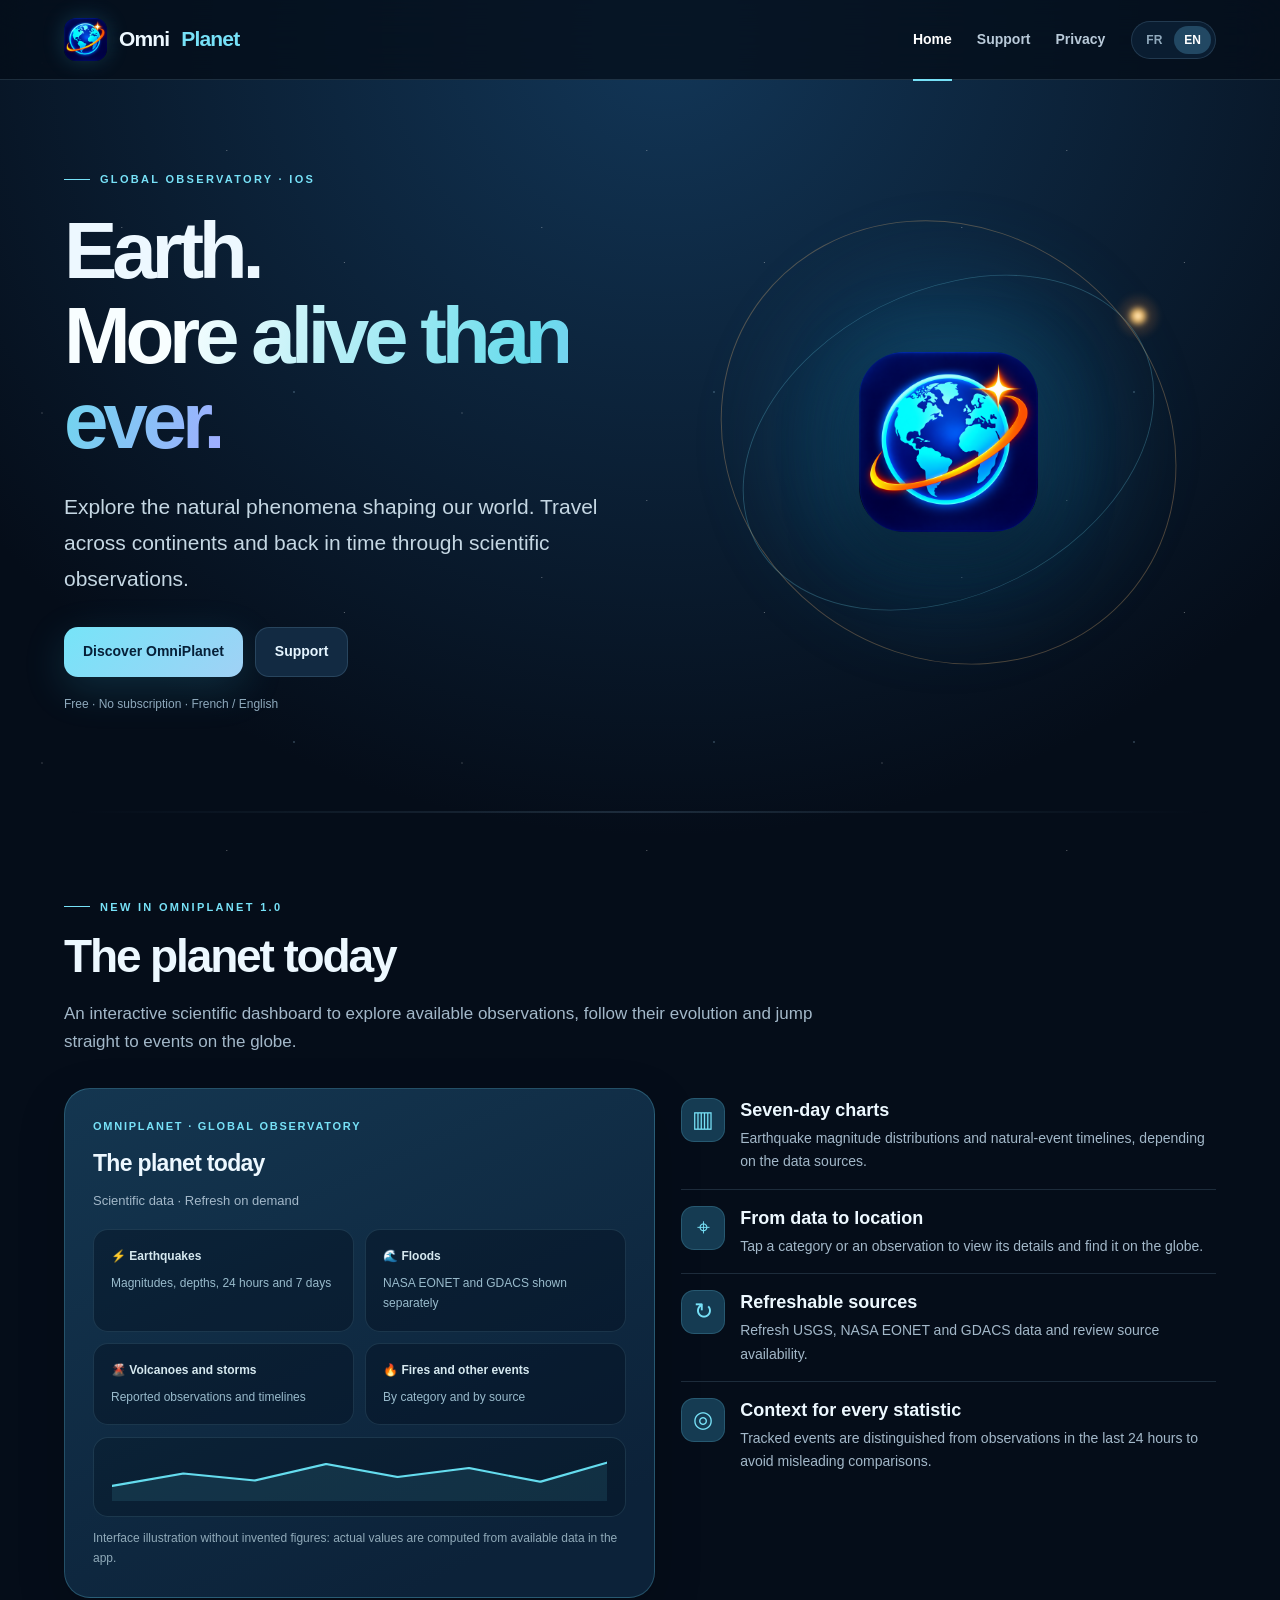
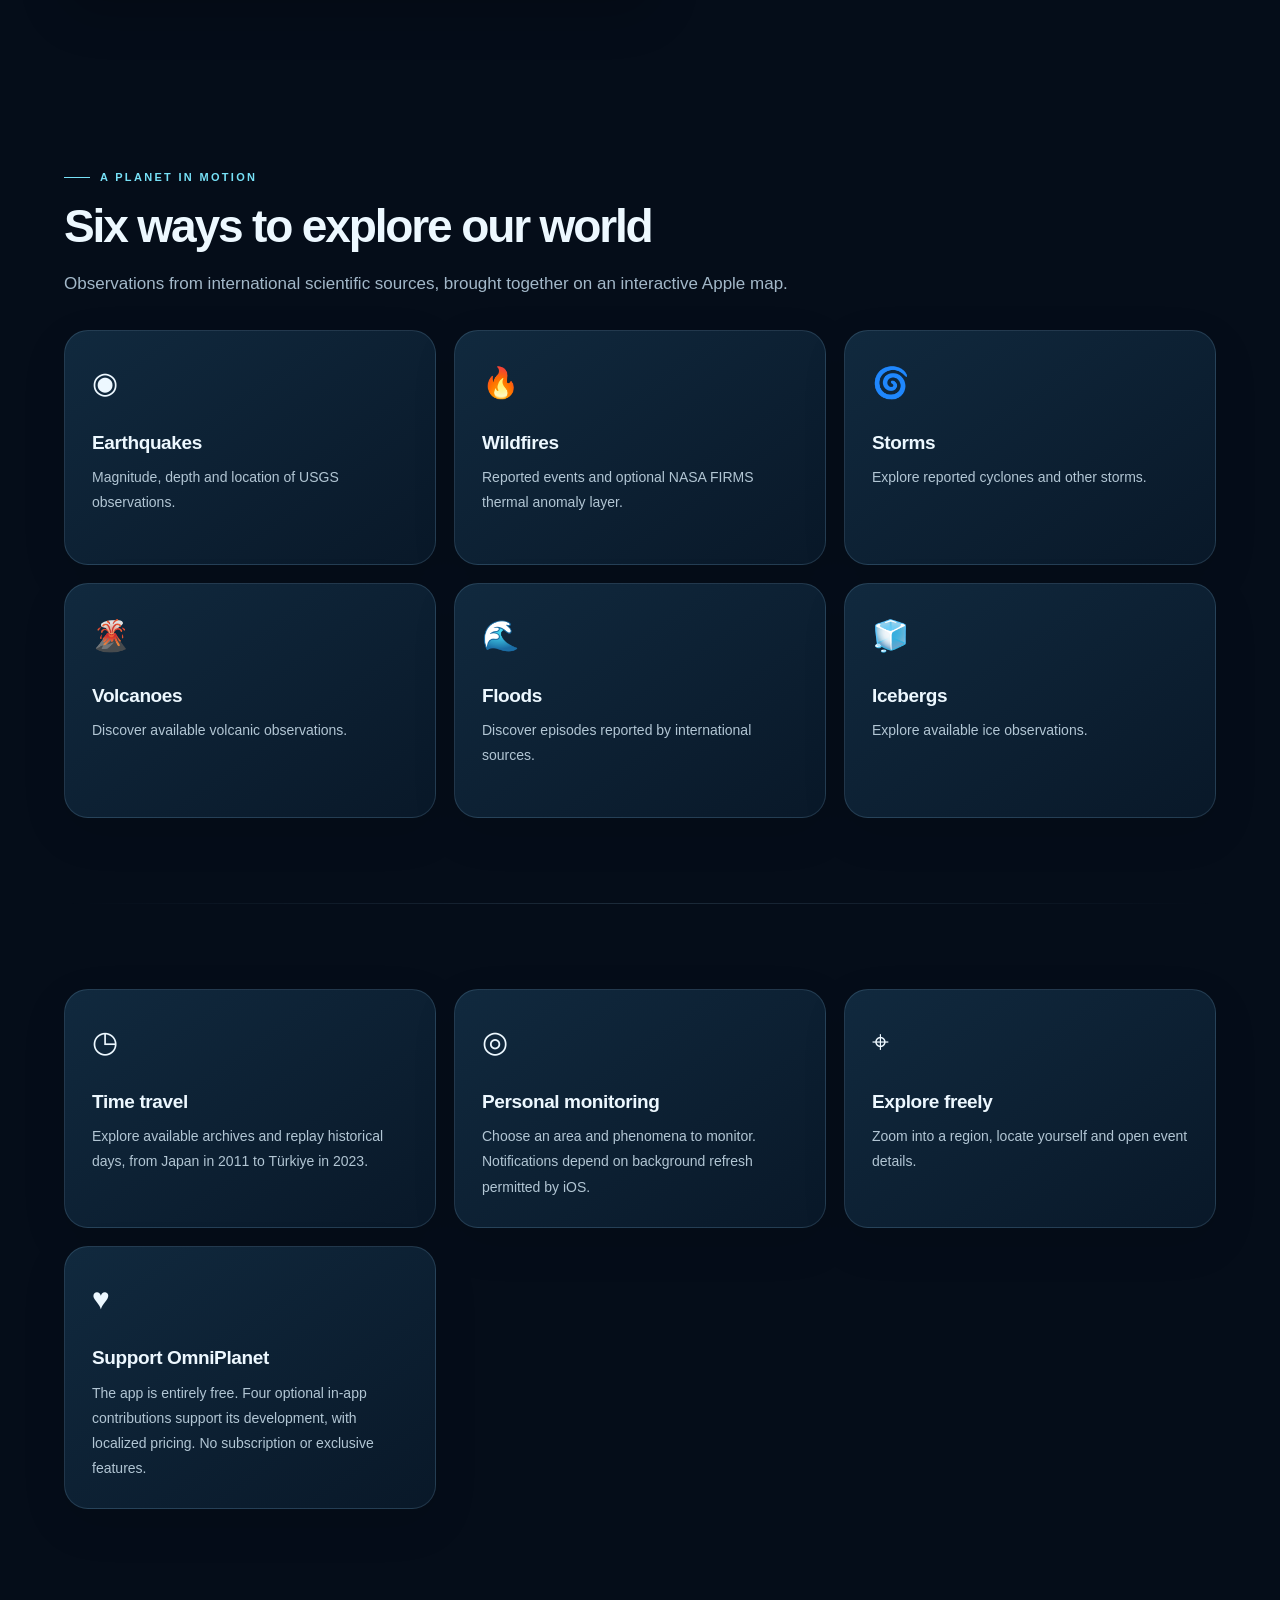
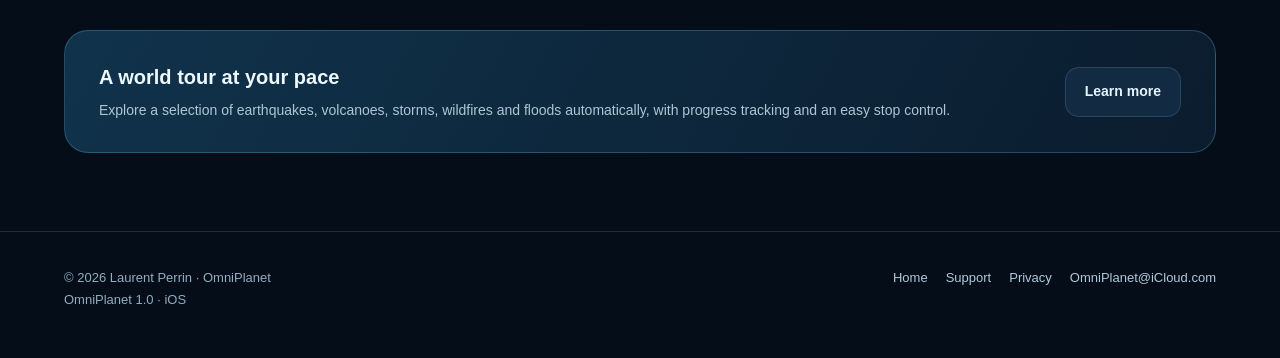
<file: index.html>
<!doctype html>
<html data-lang="fr" lang="fr"><head><meta charset="utf-8"/><meta content="width=device-width, initial-scale=1" name="viewport"/><meta content="OmniPlanet — Explore our living planet. Observatoire mondial des phénomènes naturels." name="description"/><meta content="#050d19" name="theme-color"/><title>Accueil | OmniPlanet</title><link href="assets/omniplanet-icon.png" rel="icon"/><link href="assets/style.css" rel="stylesheet"/><script defer="" src="assets/site.js"></script></head><body data-title-en="Home | OmniPlanet" data-title-fr="Accueil | OmniPlanet"><div aria-hidden="true" class="starfield"></div><a class="skip" href="#main"><span class="fr" lang="fr">Aller au contenu</span><span class="en" lang="en">Skip to content</span></a><header class="site-header"><div class="shell bar"><a class="brand" href="index.html"><img alt="" src="assets/omniplanet-icon.png"/>Omni<b>Planet</b></a><nav aria-label="Navigation"><a aria-current="page" href="index.html"><span class="fr" lang="fr">Accueil</span><span class="en" lang="en">Home</span></a><a href="support.html"><span class="fr" lang="fr">Assistance</span><span class="en" lang="en">Support</span></a><a href="confidentialite.html"><span class="fr" lang="fr">Confidentialité</span><span class="en" lang="en">Privacy</span></a></nav><div class="lang-switch"><button aria-label="Français" aria-pressed="true" data-language="fr" type="button">FR</button><button aria-label="English" aria-pressed="false" data-language="en" type="button">EN</button></div></div></header><main class="shell" id="main"><section class="hero"><div><div class="eyebrow"><span class="fr" lang="fr">Observatoire mondial · iOS</span><span class="en" lang="en">Global observatory · iOS</span></div><h1><span class="fr" lang="fr">La Terre.<br/><em>Plus vivante que jamais.</em></span><span class="en" lang="en">Earth.<br/><em>More alive than ever.</em></span></h1><p class="lead"><span class="fr" lang="fr">Explorez les phénomènes naturels qui façonnent notre monde. Voyagez à travers les continents et remontez le temps, au fil des observations scientifiques.</span><span class="en" lang="en">Explore the natural phenomena shaping our world. Travel across continents and back in time through scientific observations.</span></p><div class="actions"><a class="btn" href="#explorer"><span class="fr" lang="fr">Découvrir OmniPlanet</span><span class="en" lang="en">Discover OmniPlanet</span></a><a class="btn secondary" href="support.html"><span class="fr" lang="fr">Assistance</span><span class="en" lang="en">Support</span></a></div><div class="tiny-meta"><span class="fr" lang="fr">Gratuite · Sans abonnement · Français / English</span><span class="en" lang="en">Free · No subscription · French / English</span></div></div><div class="hero-art"><div class="orbital"><img alt="OmniPlanet" src="assets/omniplanet-icon.png"/></div><div class="halo"></div></div></section><div class="divider"></div><div class="divider"></div>
<section aria-labelledby="dashboard-title" class="section" id="aujourdhui">
<div class="section-head"><div class="eyebrow"><span class="fr" lang="fr">Nouveauté OmniPlanet 1.0</span><span class="en" lang="en">New in OmniPlanet 1.0</span></div>
<h2 id="dashboard-title"><span class="fr" lang="fr">La planète aujourd’hui</span><span class="en" lang="en">The planet today</span></h2>
<p><span class="fr" lang="fr">Un tableau de bord scientifique interactif pour explorer les observations disponibles, comprendre leur évolution et rejoindre les événements sur le globe.</span><span class="en" lang="en">An interactive scientific dashboard to explore available observations, follow their evolution and jump straight to events on the globe.</span></p></div>
<div class="dashboard-showcase">
<div aria-label="Présentation du tableau de bord OmniPlanet" class="dashboard-preview">
<div class="topline">OMNIPLANET · GLOBAL OBSERVATORY</div>
<h3><span class="fr" lang="fr">La planète aujourd’hui</span><span class="en" lang="en">The planet today</span></h3>
<p class="subtle"><span class="fr" lang="fr">Données scientifiques · Mises à jour à la demande</span><span class="en" lang="en">Scientific data · Refresh on demand</span></p>
<div class="dashboard-metrics">
<div class="dashboard-metric"><span class="metric-title">⚡ <span class="fr" lang="fr">Séismes</span><span class="en" lang="en">Earthquakes</span></span><span class="metric-unit"><span class="fr" lang="fr">Magnitudes, profondeurs, 24 h et 7 jours</span><span class="en" lang="en">Magnitudes, depths, 24 hours and 7 days</span></span></div>
<div class="dashboard-metric"><span class="metric-title">🌊 <span class="fr" lang="fr">Inondations</span><span class="en" lang="en">Floods</span></span><span class="metric-unit"><span class="fr" lang="fr">NASA EONET et GDACS différenciés</span><span class="en" lang="en">NASA EONET and GDACS shown separately</span></span></div>
<div class="dashboard-metric"><span class="metric-title">🌋 <span class="fr" lang="fr">Volcans et tempêtes</span><span class="en" lang="en">Volcanoes and storms</span></span><span class="metric-unit"><span class="fr" lang="fr">Observations répertoriées et chronologies</span><span class="en" lang="en">Reported observations and timelines</span></span></div>
<div class="dashboard-metric"><span class="metric-title">🔥 <span class="fr" lang="fr">Feux et autres phénomènes</span><span class="en" lang="en">Fires and other events</span></span><span class="metric-unit"><span class="fr" lang="fr">Par catégories et par sources</span><span class="en" lang="en">By category and by source</span></span></div>
</div>
<div aria-hidden="true" class="dashboard-spark"><svg preserveaspectratio="none" viewbox="0 0 430 70"><path d="M0 48 L62 30 L124 40 L186 16 L248 35 L310 22 L372 42 L430 14" fill="none" stroke="#65dcee" stroke-linecap="round" stroke-linejoin="round" stroke-width="3"></path><path d="M0 48 L62 30 L124 40 L186 16 L248 35 L310 22 L372 42 L430 14 L430 70 L0 70Z" fill="rgba(101,220,238,.1)"></path></svg></div>
<div class="dashboard-caption"><span class="fr" lang="fr">Illustration de l’interface, sans chiffres fictifs : les valeurs apparaissent dans l’application à partir des données disponibles.</span><span class="en" lang="en">Interface illustration without invented figures: actual values are computed from available data in the app.</span></div>
</div>
<div class="feature-points">
<div class="feature-point"><span aria-hidden="true" class="point-symbol">▥</span><div><h3><span class="fr" lang="fr">Graphiques sur sept jours</span><span class="en" lang="en">Seven-day charts</span></h3><p><span class="fr" lang="fr">Répartition des séismes par magnitude et chronologies des observations naturelles selon les sources.</span><span class="en" lang="en">Earthquake magnitude distributions and natural-event timelines, depending on the data sources.</span></p></div></div>
<div class="feature-point"><span aria-hidden="true" class="point-symbol">⌖</span><div><h3><span class="fr" lang="fr">Du chiffre au lieu</span><span class="en" lang="en">From data to location</span></h3><p><span class="fr" lang="fr">Touchez une catégorie ou une observation pour accéder à sa fiche et retrouver sa position sur le globe.</span><span class="en" lang="en">Tap a category or an observation to view its details and find it on the globe.</span></p></div></div>
<div class="feature-point"><span aria-hidden="true" class="point-symbol">↻</span><div><h3><span class="fr" lang="fr">Sources actualisables</span><span class="en" lang="en">Refreshable sources</span></h3><p><span class="fr" lang="fr">Actualisez les données de l’USGS, de NASA EONET et de GDACS et consultez leur état de disponibilité.</span><span class="en" lang="en">Refresh USGS, NASA EONET and GDACS data and review source availability.</span></p></div></div>
<div class="feature-point"><span aria-hidden="true" class="point-symbol">◎</span><div><h3><span class="fr" lang="fr">Des chiffres contextualisés</span><span class="en" lang="en">Context for every statistic</span></h3><p><span class="fr" lang="fr">Les événements suivis et les observations des dernières 24 heures sont distingués pour éviter les interprétations trompeuses.</span><span class="en" lang="en">Tracked events are distinguished from observations in the last 24 hours to avoid misleading comparisons.</span></p></div></div>
</div>
</div></section><section class="section" id="explorer"><div class="section-head"><div class="eyebrow"><span class="fr" lang="fr">Une planète en mouvement</span><span class="en" lang="en">A planet in motion</span></div><h2><span class="fr" lang="fr">Six regards sur notre monde</span><span class="en" lang="en">Six ways to explore our world</span></h2><p><span class="fr" lang="fr">Des observations issues de sources scientifiques internationales, réunies sur une carte interactive Apple.</span><span class="en" lang="en">Observations from international scientific sources, brought together on an interactive Apple map.</span></p></div><div class="grid"><article class="feature"><span aria-hidden="true" class="icon">◉</span><h3><span class="fr" lang="fr">Séismes</span><span class="en" lang="en">Earthquakes</span></h3><p><span class="fr" lang="fr">Magnitude, profondeur et localisation des observations USGS.</span><span class="en" lang="en">Magnitude, depth and location of USGS observations.</span></p></article><article class="feature"><span aria-hidden="true" class="icon">🔥</span><h3><span class="fr" lang="fr">Feux de forêt</span><span class="en" lang="en">Wildfires</span></h3><p><span class="fr" lang="fr">Événements répertoriés et couche facultative NASA FIRMS pour les anomalies thermiques.</span><span class="en" lang="en">Reported events and optional NASA FIRMS thermal anomaly layer.</span></p></article><article class="feature"><span aria-hidden="true" class="icon">🌀</span><h3><span class="fr" lang="fr">Tempêtes</span><span class="en" lang="en">Storms</span></h3><p><span class="fr" lang="fr">Explorez les cyclones et autres tempêtes répertoriés.</span><span class="en" lang="en">Explore reported cyclones and other storms.</span></p></article><article class="feature"><span aria-hidden="true" class="icon">🌋</span><h3><span class="fr" lang="fr">Volcans</span><span class="en" lang="en">Volcanoes</span></h3><p><span class="fr" lang="fr">Retrouvez les observations volcaniques disponibles.</span><span class="en" lang="en">Discover available volcanic observations.</span></p></article><article class="feature"><span aria-hidden="true" class="icon">🌊</span><h3><span class="fr" lang="fr">Inondations</span><span class="en" lang="en">Floods</span></h3><p><span class="fr" lang="fr">Découvrez les épisodes signalés par les sources internationales.</span><span class="en" lang="en">Discover episodes reported by international sources.</span></p></article><article class="feature"><span aria-hidden="true" class="icon">🧊</span><h3><span class="fr" lang="fr">Icebergs</span><span class="en" lang="en">Icebergs</span></h3><p><span class="fr" lang="fr">Explorez les observations de glace disponibles.</span><span class="en" lang="en">Explore available ice observations.</span></p></article></div></section><div class="divider"></div><section class="section"><div class="grid"><article class="feature"><span aria-hidden="true" class="icon">◷</span><h3><span class="fr" lang="fr">Voyage dans le temps</span><span class="en" lang="en">Time travel</span></h3><p><span class="fr" lang="fr">Explorez les archives disponibles et rejouez des journées historiques, du Japon en 2011 à la Turquie en 2023.</span><span class="en" lang="en">Explore available archives and replay historical days, from Japan in 2011 to Türkiye in 2023.</span></p></article><article class="feature"><span aria-hidden="true" class="icon">◎</span><h3><span class="fr" lang="fr">Surveillance personnalisée</span><span class="en" lang="en">Personal monitoring</span></h3><p><span class="fr" lang="fr">Choisissez une zone et les phénomènes à surveiller. Les notifications dépendent des actualisations autorisées par iOS.</span><span class="en" lang="en">Choose an area and phenomena to monitor. Notifications depend on background refresh permitted by iOS.</span></p></article><article class="feature"><span aria-hidden="true" class="icon">⌖</span><h3><span class="fr" lang="fr">Explorez librement</span><span class="en" lang="en">Explore freely</span></h3><p><span class="fr" lang="fr">Zoomez sur une région, retrouvez votre position et consultez les fiches des événements.</span><span class="en" lang="en">Zoom into a region, locate yourself and open event details.</span></p></article><article class="feature"><span aria-hidden="true" class="icon">♥</span><h3><span class="fr" lang="fr">Soutenir OmniPlanet</span><span class="en" lang="en">Support OmniPlanet</span></h3><p><span class="fr" lang="fr">L’application est entièrement gratuite. Quatre contributions volontaires, de 0,99 € à 5,99 € en France, permettent de soutenir son développement. Aucun abonnement ni avantage exclusif.</span><span class="en" lang="en">The app is entirely free. Four optional in-app contributions support its development, with localized pricing. No subscription or exclusive features.</span></p></article></div></section><div class="ribbon"><div><b><span class="fr" lang="fr">Une visite du monde à votre rythme</span><span class="en" lang="en">A world tour at your pace</span></b><p><span class="fr" lang="fr">Parcourez automatiquement une sélection de séismes, volcans, tempêtes, incendies et inondations, avec une barre de progression et un bouton d’arrêt.</span><span class="en" lang="en">Explore a selection of earthquakes, volcanoes, storms, wildfires and floods automatically, with progress tracking and an easy stop control.</span></p></div><a class="btn secondary" href="support.html"><span class="fr" lang="fr">En savoir plus</span><span class="en" lang="en">Learn more</span></a></div></main><footer class="site-footer"><div class="shell footer-inner"><div>© 2026 Laurent Perrin · OmniPlanet<br/><span class="fr" lang="fr">OmniPlanet 1.0 · iOS</span><span class="en" lang="en">OmniPlanet 1.0 · iOS</span></div><div class="foot-links"><a class="" href="index.html"><span class="fr" lang="fr">Accueil</span><span class="en" lang="en">Home</span></a><a class="" href="support.html"><span class="fr" lang="fr">Assistance</span><span class="en" lang="en">Support</span></a><a class="" href="confidentialite.html"><span class="fr" lang="fr">Confidentialité</span><span class="en" lang="en">Privacy</span></a><a href="mailto:OmniPlanet@iCloud.com">OmniPlanet@iCloud.com</a></div></div></footer></body></html>
</file>
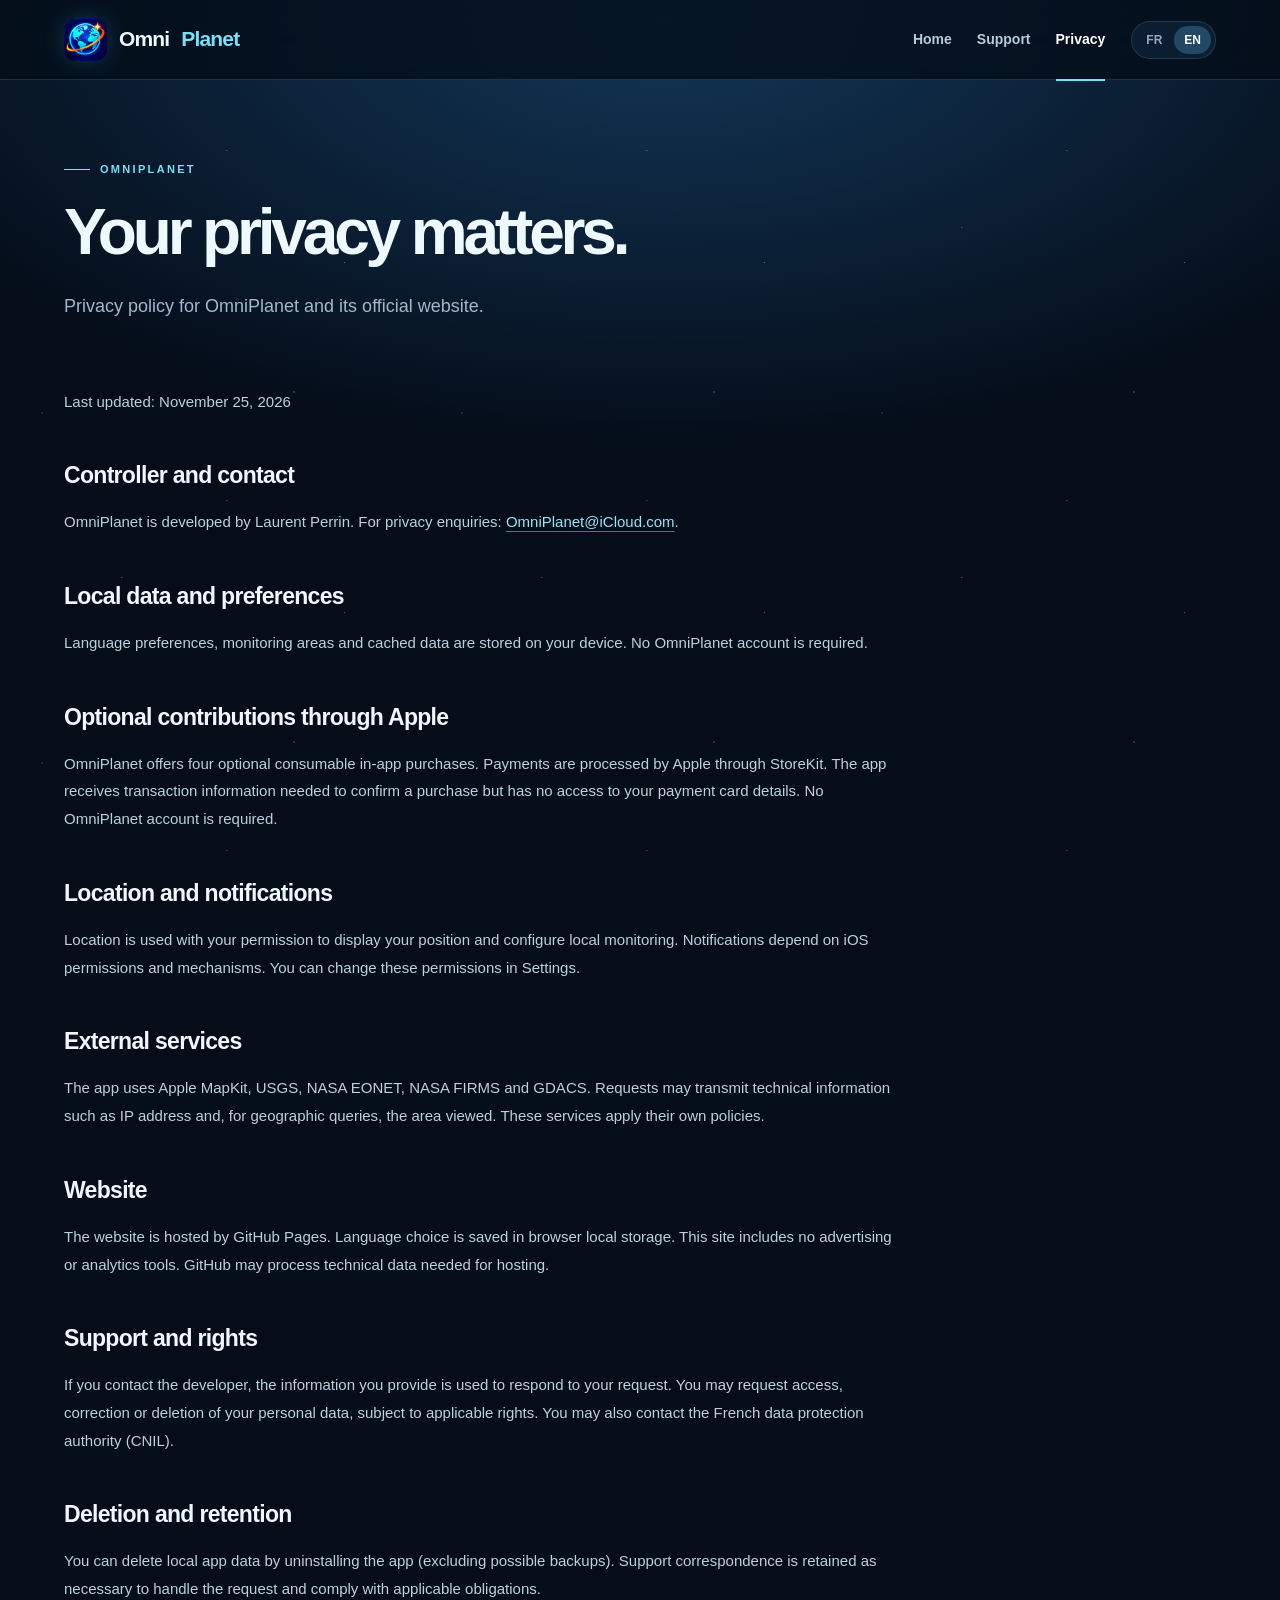
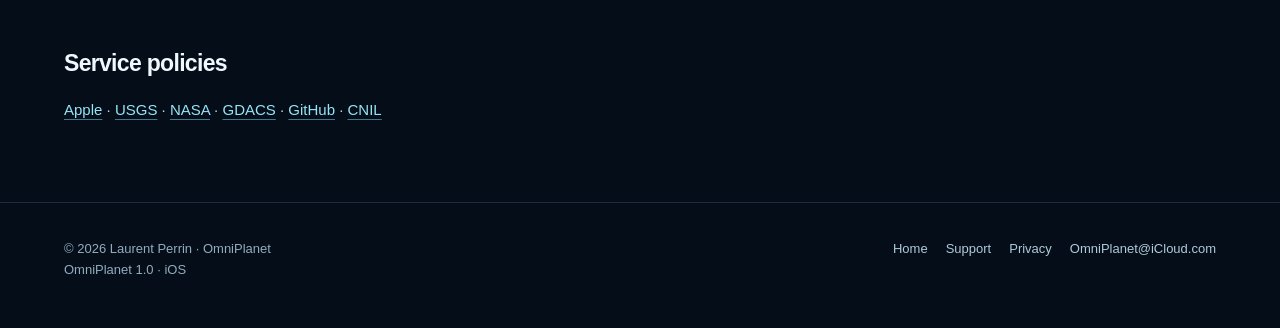
<file: confidentialite.html>
<!doctype html>
<html data-lang="fr" lang="fr"><head><meta charset="utf-8"/><meta content="width=device-width, initial-scale=1" name="viewport"/><meta content="OmniPlanet — Explore our living planet. Observatoire mondial des phénomènes naturels." name="description"/><meta content="#050d19" name="theme-color"/><title>Confidentialité | OmniPlanet</title><link href="assets/omniplanet-icon.png" rel="icon"/><link href="assets/style.css" rel="stylesheet"/><script defer="" src="assets/site.js"></script></head><body data-title-en="Privacy policy | OmniPlanet" data-title-fr="Confidentialité | OmniPlanet"><div aria-hidden="true" class="starfield"></div><a class="skip" href="#main"><span class="fr" lang="fr">Aller au contenu</span><span class="en" lang="en">Skip to content</span></a><header class="site-header"><div class="shell bar"><a class="brand" href="index.html"><img alt="" src="assets/omniplanet-icon.png"/>Omni<b>Planet</b></a><nav aria-label="Navigation"><a href="index.html"><span class="fr" lang="fr">Accueil</span><span class="en" lang="en">Home</span></a><a href="support.html"><span class="fr" lang="fr">Assistance</span><span class="en" lang="en">Support</span></a><a aria-current="page" href="confidentialite.html"><span class="fr" lang="fr">Confidentialité</span><span class="en" lang="en">Privacy</span></a></nav><div class="lang-switch"><button aria-label="Français" aria-pressed="true" data-language="fr" type="button">FR</button><button aria-label="English" aria-pressed="false" data-language="en" type="button">EN</button></div></div></header><main class="shell" id="main"><section class="page-hero"><div class="eyebrow">OmniPlanet</div><h1><span class="fr" lang="fr">Votre vie privée compte.</span><span class="en" lang="en">Your privacy matters.</span></h1><p><span class="fr" lang="fr">Politique de confidentialité d’OmniPlanet et de son site officiel.</span><span class="en" lang="en">Privacy policy for OmniPlanet and its official website.</span></p></section><article class="policy"><p class="last-updated"><span class="fr" lang="fr">Dernière mise à jour : 25 novembre 2026</span><span class="en" lang="en">Last updated: November 25, 2026</span></p><h2><span class="fr" lang="fr">Responsable et contact</span><span class="en" lang="en">Controller and contact</span></h2><p><span class="fr" lang="fr">OmniPlanet est développée par Laurent Perrin. Pour toute question relative aux données personnelles : <a href="mailto:OmniPlanet@iCloud.com">OmniPlanet@iCloud.com</a>.</span><span class="en" lang="en">OmniPlanet is developed by Laurent Perrin. For privacy enquiries: <a href="mailto:OmniPlanet@iCloud.com">OmniPlanet@iCloud.com</a>.</span></p><h2><span class="fr" lang="fr">Données et préférences locales</span><span class="en" lang="en">Local data and preferences</span></h2><p><span class="fr" lang="fr">Les préférences de langue, les zones de surveillance et les données mises en cache sont conservées sur votre appareil. Aucun compte OmniPlanet n’est requis.</span><span class="en" lang="en">Language preferences, monitoring areas and cached data are stored on your device. No OmniPlanet account is required.</span></p><h2><span class="fr" lang="fr">Contributions volontaires via Apple</span><span class="en" lang="en">Optional contributions through Apple</span></h2><p><span class="fr" lang="fr">OmniPlanet propose quatre contributions volontaires sous forme d’achats intégrés consommables. Les paiements sont traités par Apple via StoreKit. L’application reçoit les informations de transaction nécessaires pour confirmer l’achat, mais n’accède pas aux données de votre carte bancaire. Aucun compte OmniPlanet n’est requis pour contribuer.</span><span class="en" lang="en">OmniPlanet offers four optional consumable in-app purchases. Payments are processed by Apple through StoreKit. The app receives transaction information needed to confirm a purchase but has no access to your payment card details. No OmniPlanet account is required.</span></p><h2><span class="fr" lang="fr">Localisation et notifications</span><span class="en" lang="en">Location and notifications</span></h2><p><span class="fr" lang="fr">La localisation est utilisée avec votre autorisation pour afficher votre position et configurer une surveillance locale. Les notifications dépendent des autorisations et des mécanismes iOS. Vous pouvez modifier ces autorisations dans Réglages.</span><span class="en" lang="en">Location is used with your permission to display your position and configure local monitoring. Notifications depend on iOS permissions and mechanisms. You can change these permissions in Settings.</span></p><h2><span class="fr" lang="fr">Services externes</span><span class="en" lang="en">External services</span></h2><p><span class="fr" lang="fr">L’application utilise Apple MapKit, USGS, NASA EONET, NASA FIRMS et GDACS. Les requêtes peuvent transmettre des informations techniques telles que l’adresse IP et, pour les recherches géographiques, la zone consultée. Ces services appliquent leurs propres politiques.</span><span class="en" lang="en">The app uses Apple MapKit, USGS, NASA EONET, NASA FIRMS and GDACS. Requests may transmit technical information such as IP address and, for geographic queries, the area viewed. These services apply their own policies.</span></p><h2><span class="fr" lang="fr">Site web</span><span class="en" lang="en">Website</span></h2><p><span class="fr" lang="fr">Le site est hébergé par GitHub Pages. Le choix de langue est mémorisé dans le stockage local du navigateur. Ce site n’intègre aucun outil publicitaire ou de mesure d’audience. GitHub peut traiter des données techniques nécessaires à l’hébergement.</span><span class="en" lang="en">The website is hosted by GitHub Pages. Language choice is saved in browser local storage. This site includes no advertising or analytics tools. GitHub may process technical data needed for hosting.</span></p><h2><span class="fr" lang="fr">Assistance et droits</span><span class="en" lang="en">Support and rights</span></h2><p><span class="fr" lang="fr">Si vous contactez le développeur, les informations transmises servent à répondre à votre demande. Vous pouvez demander l’accès, la rectification ou l’effacement des données vous concernant, selon les droits applicables. Vous pouvez également saisir la CNIL.</span><span class="en" lang="en">If you contact the developer, the information you provide is used to respond to your request. You may request access, correction or deletion of your personal data, subject to applicable rights. You may also contact the French data protection authority (CNIL).</span></p><h2><span class="fr" lang="fr">Suppression et conservation</span><span class="en" lang="en">Deletion and retention</span></h2><p><span class="fr" lang="fr">Vous pouvez supprimer les données locales de l’application en la désinstallant (hors sauvegardes éventuelles). Les échanges d’assistance sont conservés le temps nécessaire au traitement de la demande et aux obligations applicables.</span><span class="en" lang="en">You can delete local app data by uninstalling the app (excluding possible backups). Support correspondence is retained as necessary to handle the request and comply with applicable obligations.</span></p><h2><span class="fr" lang="fr">Politiques des services</span><span class="en" lang="en">Service policies</span></h2><p><a href="https://www.apple.com/legal/privacy/">Apple</a> · <a href="https://www.usgs.gov/privacy-policy">USGS</a> · <a href="https://www.nasa.gov/privacy/">NASA</a> · <a href="https://www.gdacs.org/">GDACS</a> · <a href="https://docs.github.com/en/site-policy/privacy-policies/github-general-privacy-statement">GitHub</a> · <a href="https://www.cnil.fr/">CNIL</a></p></article></main><footer class="site-footer"><div class="shell footer-inner"><div>© 2026 Laurent Perrin · OmniPlanet<br/><span class="fr" lang="fr">OmniPlanet 1.0 · iOS</span><span class="en" lang="en">OmniPlanet 1.0 · iOS</span></div><div class="foot-links"><a class="" href="index.html"><span class="fr" lang="fr">Accueil</span><span class="en" lang="en">Home</span></a><a class="" href="support.html"><span class="fr" lang="fr">Assistance</span><span class="en" lang="en">Support</span></a><a class="" href="confidentialite.html"><span class="fr" lang="fr">Confidentialité</span><span class="en" lang="en">Privacy</span></a><a href="mailto:OmniPlanet@iCloud.com">OmniPlanet@iCloud.com</a></div></div></footer></body></html>
</file>
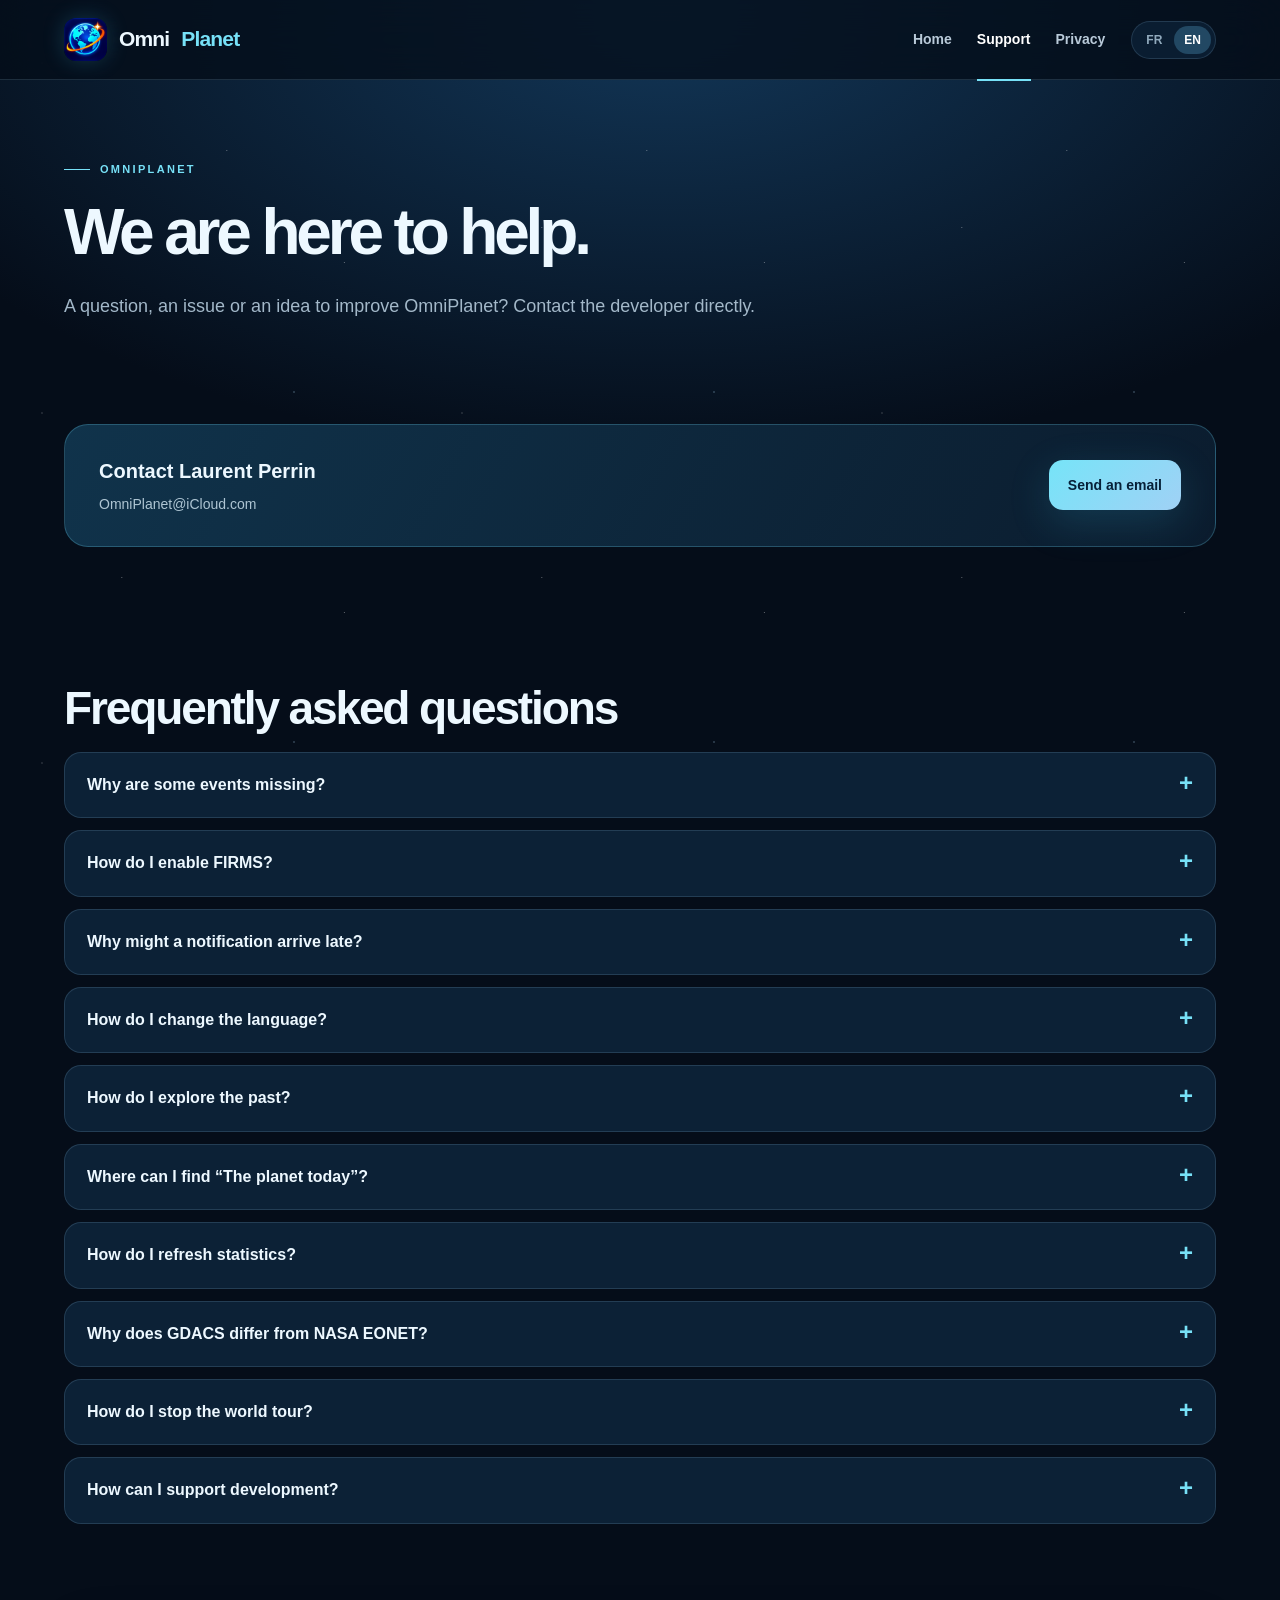
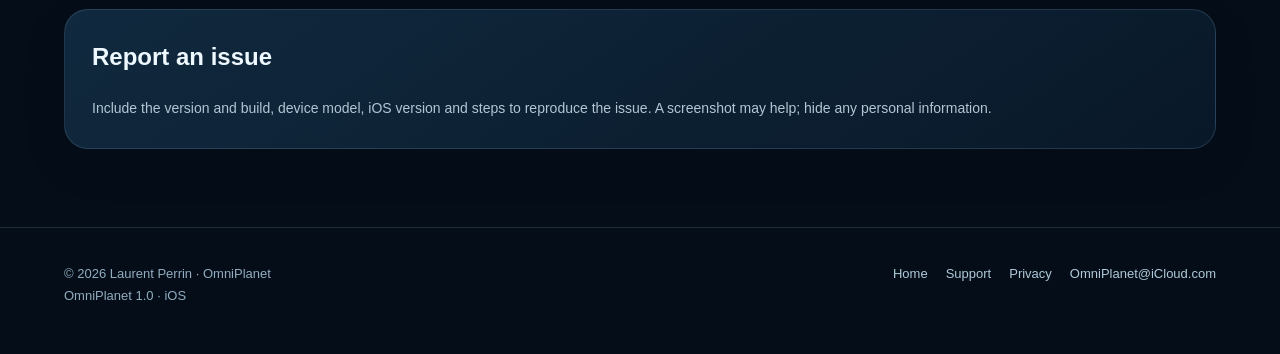
<file: support.html>
<!doctype html>
<html data-lang="fr" lang="fr"><head><meta charset="utf-8"/><meta content="width=device-width, initial-scale=1" name="viewport"/><meta content="OmniPlanet — Explore our living planet. Observatoire mondial des phénomènes naturels." name="description"/><meta content="#050d19" name="theme-color"/><title>Assistance | OmniPlanet</title><link href="assets/omniplanet-icon.png" rel="icon"/><link href="assets/style.css" rel="stylesheet"/><script defer="" src="assets/site.js"></script></head><body data-title-en="Support | OmniPlanet" data-title-fr="Assistance | OmniPlanet"><div aria-hidden="true" class="starfield"></div><a class="skip" href="#main"><span class="fr" lang="fr">Aller au contenu</span><span class="en" lang="en">Skip to content</span></a><header class="site-header"><div class="shell bar"><a class="brand" href="index.html"><img alt="" src="assets/omniplanet-icon.png"/>Omni<b>Planet</b></a><nav aria-label="Navigation"><a href="index.html"><span class="fr" lang="fr">Accueil</span><span class="en" lang="en">Home</span></a><a aria-current="page" href="support.html"><span class="fr" lang="fr">Assistance</span><span class="en" lang="en">Support</span></a><a href="confidentialite.html"><span class="fr" lang="fr">Confidentialité</span><span class="en" lang="en">Privacy</span></a></nav><div class="lang-switch"><button aria-label="Français" aria-pressed="true" data-language="fr" type="button">FR</button><button aria-label="English" aria-pressed="false" data-language="en" type="button">EN</button></div></div></header><main class="shell" id="main"><section class="page-hero"><div class="eyebrow">OmniPlanet</div><h1><span class="fr" lang="fr">Nous sommes à votre écoute.</span><span class="en" lang="en">We are here to help.</span></h1><p><span class="fr" lang="fr">Une question, une anomalie ou une idée pour améliorer OmniPlanet ? Contactez directement le développeur.</span><span class="en" lang="en">A question, an issue or an idea to improve OmniPlanet? Contact the developer directly.</span></p></section><div class="ribbon"><div><b><span class="fr" lang="fr">Contacter Laurent Perrin</span><span class="en" lang="en">Contact Laurent Perrin</span></b><p>OmniPlanet@iCloud.com</p></div><a class="btn" href="mailto:OmniPlanet@iCloud.com?subject=OmniPlanet%20Support"><span class="fr" lang="fr">Envoyer un courriel</span><span class="en" lang="en">Send an email</span></a></div><section class="section"><h2><span class="fr" lang="fr">Questions fréquentes</span><span class="en" lang="en">Frequently asked questions</span></h2><div class="faq"><details><summary><span class="fr" lang="fr">Pourquoi certains événements sont-ils absents ?</span><span class="en" lang="en">Why are some events missing?</span></summary><p><span class="fr" lang="fr">Les sources ne couvrent pas tous les phénomènes. La carte adapte également le nombre de marqueurs à la zone visible.</span><span class="en" lang="en">Sources do not cover every phenomenon. The map also adapts marker density to the visible area.</span></p></details><details><summary><span class="fr" lang="fr">Comment activer FIRMS ?</span><span class="en" lang="en">How do I enable FIRMS?</span></summary><p><span class="fr" lang="fr">Activez la couche FIRMS dans les commandes. Les points correspondent à des anomalies thermiques, pas nécessairement à des incendies confirmés.</span><span class="en" lang="en">Enable FIRMS in the controls. Points represent thermal anomalies, not necessarily confirmed fires.</span></p></details><details><summary><span class="fr" lang="fr">Pourquoi une notification peut-elle arriver tard ?</span><span class="en" lang="en">Why might a notification arrive late?</span></summary><p><span class="fr" lang="fr">iOS décide quand les actualisations en arrière-plan sont exécutées. OmniPlanet ne garantit aucun délai.</span><span class="en" lang="en">iOS decides when background refresh runs. OmniPlanet cannot guarantee delivery times.</span></p></details><details><summary><span class="fr" lang="fr">Comment changer de langue ?</span><span class="en" lang="en">How do I change the language?</span></summary><p><span class="fr" lang="fr">Ouvrez Informations, puis Langue et choisissez Automatique, Français ou English.</span><span class="en" lang="en">Open Information, then Language and choose Automatic, Français or English.</span></p></details><details><summary><span class="fr" lang="fr">Comment explorer le passé ?</span><span class="en" lang="en">How do I explore the past?</span></summary><p><span class="fr" lang="fr">Ouvrez Temps et choisissez une date ou un raccourci historique. La disponibilité dépend des archives de chaque source.</span><span class="en" lang="en">Open Time and choose a date or historical shortcut. Availability depends on each source’s archives.</span></p></details><details><summary><span class="fr" lang="fr">Où trouver « La planète aujourd’hui » ?</span><span class="en" lang="en">Where can I find “The planet today”?</span></summary><p><span class="fr" lang="fr">Ouvrez Découvrir puis La planète aujourd’hui. Les graphiques et les listes permettent de rejoindre les événements sur le globe.</span><span class="en" lang="en">Open Discover, then The planet today. Charts and event lists let you jump directly to the globe.</span></p></details><details><summary><span class="fr" lang="fr">Comment actualiser les statistiques ?</span><span class="en" lang="en">How do I refresh statistics?</span></summary><p><span class="fr" lang="fr">Dans La planète aujourd’hui, touchez Actualiser ou tirez l’écran vers le bas. Les sources peuvent être momentanément indisponibles et certaines données rester en cache.</span><span class="en" lang="en">In The planet today, tap Refresh or pull down. Sources may occasionally be unavailable and some data may remain cached.</span></p></details><details><summary><span class="fr" lang="fr">Pourquoi le total GDACS est-il différent de NASA EONET ?</span><span class="en" lang="en">Why does GDACS differ from NASA EONET?</span></summary><p><span class="fr" lang="fr">OmniPlanet distingue les inondations recensées par GDACS sur 90 jours des événements considérés comme ouverts par NASA EONET. Les deux compteurs ne décrivent pas la même période ni le même ensemble.</span><span class="en" lang="en">OmniPlanet distinguishes GDACS floods reported over 90 days from events listed as open by NASA EONET. These totals cover different periods and definitions.</span></p></details><details><summary><span class="fr" lang="fr">Comment arrêter la visite du monde ?</span><span class="en" lang="en">How do I stop the world tour?</span></summary><p><span class="fr" lang="fr">Pendant la visite, utilisez le petit bouton d’arrêt dans le panneau de progression. Le globe reste ensuite utilisable manuellement.</span><span class="en" lang="en">During the tour, use the small stop control in the progress panel. You can then navigate the globe normally.</span></p></details><details><summary><span class="fr" lang="fr">Comment soutenir le développement ?</span><span class="en" lang="en">How can I support development?</span></summary><p><span class="fr" lang="fr">Dans Informations, ouvrez Soutenir OmniPlanet. Quatre contributions intégrées sont proposées ; elles sont facultatives et ne débloquent aucune fonctionnalité.</span><span class="en" lang="en">In Information, open Support OmniPlanet. Four optional in-app contributions are available; they do not unlock any features.</span></p></details></div></section><section class="panel"><h2><span class="fr" lang="fr">Signaler un problème</span><span class="en" lang="en">Report an issue</span></h2><p><span class="fr" lang="fr">Indiquez la version et le build, le modèle de votre appareil, la version iOS et les étapes permettant de reproduire le problème. Une capture d’écran peut aider ; masquez toute information personnelle.</span><span class="en" lang="en">Include the version and build, device model, iOS version and steps to reproduce the issue. A screenshot may help; hide any personal information.</span></p></section></main><footer class="site-footer"><div class="shell footer-inner"><div>© 2026 Laurent Perrin · OmniPlanet<br/><span class="fr" lang="fr">OmniPlanet 1.0 · iOS</span><span class="en" lang="en">OmniPlanet 1.0 · iOS</span></div><div class="foot-links"><a class="" href="index.html"><span class="fr" lang="fr">Accueil</span><span class="en" lang="en">Home</span></a><a class="" href="support.html"><span class="fr" lang="fr">Assistance</span><span class="en" lang="en">Support</span></a><a class="" href="confidentialite.html"><span class="fr" lang="fr">Confidentialité</span><span class="en" lang="en">Privacy</span></a><a href="mailto:OmniPlanet@iCloud.com">OmniPlanet@iCloud.com</a></div></div></footer></body></html>
</file>
<file: assets/style.css>
:root{color-scheme:dark;--bg:#050d19;--navy:#091a30;--panel:#10243b;--text:#edf8ff;--muted:#a3b8c9;--line:rgba(167,219,255,.15);--cyan:#77e1f7;--gold:#f9c379;--radius:24px}*{box-sizing:border-box}html{scroll-behavior:smooth}body{margin:0;font-family:-apple-system,BlinkMacSystemFont,"Segoe UI",Inter,Helvetica,Arial,sans-serif;background:radial-gradient(ellipse 75% 25% at 52% 1%,#123657 0%,transparent 90%),var(--bg);color:var(--text);line-height:1.65;overflow-x:hidden}::selection{background:#2d7b95;color:#fff}a{color:inherit}a:focus-visible,button:focus-visible,summary:focus-visible{outline:2px solid var(--cyan);outline-offset:4px}.fr,.en{}html[data-lang="fr"] .en,html[data-lang="en"] .fr{display:none!important}.shell{width:min(1152px,calc(100% - 44px));margin-inline:auto}.skip{position:absolute;left:-999px;top:0;background:white;color:#000;padding:10px;z-index:200}.skip:focus{left:12px}.site-header{position:sticky;top:0;z-index:90;background:rgba(5,13,25,.78);backdrop-filter:blur(22px);-webkit-backdrop-filter:blur(22px);border-bottom:1px solid var(--line)}.bar{min-height:79px;display:flex;align-items:center;gap:26px}.brand{display:flex;align-items:center;gap:12px;text-decoration:none;font-weight:790;letter-spacing:-.04em;font-size:21px;white-space:nowrap}.brand img{height:43px;width:43px;border-radius:12px;box-shadow:0 0 22px rgba(81,202,244,.2)}.brand b{color:var(--cyan)}nav{display:flex;gap:25px;margin-left:auto}nav a{font-size:14px;color:#b9cad9;text-decoration:none;font-weight:550;transition:color .2s}nav a:hover,nav a[aria-current="page"]{color:#fff}nav a[aria-current="page"]{position:relative}nav a[aria-current="page"]:after{content:"";position:absolute;bottom:-30px;left:0;right:0;height:2px;background:var(--cyan)}.lang-switch{display:flex;padding:4px;gap:2px;border:1px solid var(--line);border-radius:40px;background:#0a1d31}.lang-switch button{background:none;color:#91aabd;border:0;border-radius:24px;font-size:12px;font-weight:700;padding:7px 10px;cursor:pointer}.lang-switch button[aria-pressed="true"]{background:#224863;color:#fff}.hero{position:relative;min-height:610px;display:grid;grid-template-columns:minmax(0,1.05fr) minmax(0,.95fr);align-items:center;gap:26px;padding-block:90px 96px}.eyebrow{text-transform:uppercase;letter-spacing:.21em;font-size:11px;font-weight:750;color:var(--cyan);display:flex;align-items:center;gap:10px}.eyebrow:before{content:"";width:26px;height:1px;background:var(--cyan)}h1,h2,h3,p{margin-top:0}h1{font-size:clamp(44px,6.3vw,80px);line-height:1.06;letter-spacing:-.065em;margin:21px 0 25px;font-weight:780}h1 em{font-style:normal;background:linear-gradient(105deg,#f8feff 18%,#69dcec 70%,#a0adff);-webkit-background-clip:text;background-clip:text;color:transparent}.lead{font-size:clamp(17px,2vw,21px);color:#c5d7e3;max-width:570px;line-height:1.72}.actions{display:flex;flex-wrap:wrap;gap:12px;margin-top:30px}.btn{display:inline-flex;align-items:center;justify-content:center;gap:10px;text-decoration:none;font-weight:700;font-size:14px;border-radius:14px;min-height:50px;padding:12px 19px;background:linear-gradient(135deg,#76e4f8,#a0d1f5);color:#062038;box-shadow:0 12px 42px rgba(53,191,230,.18);transition:transform .2s,box-shadow .2s;border:0}.btn:hover{transform:translateY(-2px);box-shadow:0 15px 40px rgba(53,191,230,.28)}.btn.secondary{color:#e5f5ff;background:#122a42;border:1px solid var(--line);box-shadow:none}.hero-art{position:relative;aspect-ratio:1;max-width:520px;margin:auto;width:100%;display:grid;place-items:center}.hero-art:before{content:"";position:absolute;inset:7%;border-radius:50%;background:radial-gradient(circle,#1370a27a,transparent 70%);filter:blur(25px)}.orbital{width:91%;aspect-ratio:1;position:relative;display:grid;place-items:center;animation:float 8s ease-in-out infinite}.orbital:before,.orbital:after{content:"";position:absolute;inset:4%;border:1px solid rgba(116,225,252,.25);border-radius:50%;transform:rotate(-27deg) scaleY(.7)}.orbital:after{inset:0%;transform:rotate(38deg) scaleY(.9);border-color:rgba(249,193,121,.28)}.orbital img{width:38%;aspect-ratio:1;object-fit:cover;border-radius:25%;box-shadow:0 0 80px rgba(33,157,215,.3),0 20px 65px #030812d9}.halo{position:absolute;width:48px;height:48px;border-radius:100%;background:radial-gradient(circle,#fff3d8 2%,#f7c26b 13%,rgba(248,149,67,.18) 32%,transparent 70%);right:9%;top:21%;filter:blur(2px)}@keyframes float{0%,100%{transform:translateY(0)}50%{transform:translateY(-11px)}}.tiny-meta{font-size:12px;color:#8ea9bc;margin-top:18px}.divider{height:1px;background:linear-gradient(90deg,transparent,var(--line),transparent)}.section{padding-block:85px}.section-head{max-width:750px;margin-bottom:32px}.section h2{font-size:clamp(30px,3.6vw,48px);line-height:1.13;letter-spacing:-.047em;margin:14px 0 18px}.section-head p{color:var(--muted);font-size:17px}.grid{display:grid;grid-template-columns:repeat(3,minmax(0,1fr));gap:18px}.feature,.panel,.info-card{background:linear-gradient(145deg,rgba(24,57,83,.65),rgba(12,31,50,.65));border:1px solid var(--line);border-radius:var(--radius);padding:27px;box-shadow:0 15px 45px rgba(0,0,0,.1)}.feature{min-height:235px;transition:transform .2s,border-color .2s}.feature:hover{transform:translateY(-4px);border-color:#5cc0e477}.feature .icon{font-size:30px;margin-bottom:19px;display:inline-block}.feature h3{font-size:19px;letter-spacing:-.02em;margin:0 0 7px}.feature p,.panel p,.info-card p{font-size:14px;color:#b2c6d4;line-height:1.8;margin-bottom:0}.feature strong{color:#e6f6ff}.ribbon{border:1px solid rgba(109,209,236,.26);background:linear-gradient(120deg,#10334b,#0b1c2e);padding:30px 34px;border-radius:var(--radius);display:flex;align-items:center;gap:28px;margin-block:36px}.ribbon b{font-size:20px}.ribbon p{margin:5px 0 0;color:#aec5d3;font-size:14px}.ribbon .btn{margin-left:auto;flex-shrink:0}.kicker{font-size:11px;color:var(--cyan);letter-spacing:.2em;text-transform:uppercase;font-weight:800}.page-hero{padding:80px 0 48px;max-width:850px}.page-hero h1{font-size:clamp(40px,5vw,64px)}.page-hero p{font-size:18px;color:var(--muted);max-width:730px}.split{display:grid;grid-template-columns:repeat(2,minmax(0,1fr));gap:20px}.steps{counter-reset:step;display:grid;gap:13px}.step{background:rgba(16,39,60,.65);padding:21px 23px 21px 66px;border:1px solid var(--line);border-radius:18px;position:relative}.step:before{counter-increment:step;content:counter(step);position:absolute;left:19px;top:19px;width:30px;height:30px;border-radius:50%;background:#184760;color:#a2e9f9;display:grid;place-items:center;font-size:13px;font-weight:800}.step h3{font-size:17px;margin:0 0 5px}.step p{font-size:14px;color:var(--muted);margin:0}.fine{font-size:13px;color:var(--muted)}.notice{background:rgba(244,189,109,.07);border:1px solid rgba(244,189,109,.22);padding:23px 27px;border-radius:20px;color:#eed7ae}.notice p{margin:0;font-size:14px}.policy{max-width:840px}.policy h2{font-size:23px;letter-spacing:-.03em;margin:42px 0 13px}.policy h3{font-size:17px;margin:22px 0 8px}.policy p,.policy li{color:#bdd0dd;font-size:15px;line-height:1.85}.policy a,.inline-link{color:#94e5f6;text-decoration:underline;text-decoration-color:#427791;text-underline-offset:4px}.policy ul{padding-left:21px}.policy .summary{border-left:3px solid var(--cyan);background:rgba(28,75,99,.2);padding:21px 24px;border-radius:0 15px 15px 0}.faq{display:grid;gap:12px}details{border:1px solid var(--line);border-radius:17px;padding:0 22px;background:#0c2136}summary{cursor:pointer;padding:19px 24px 19px 0;list-style:none;font-weight:670;position:relative}summary::-webkit-details-marker{display:none}summary:after{content:'+';position:absolute;right:0;font-size:24px;top:10px;color:var(--cyan)}details[open] summary:after{content:'−'}details p{color:#b7cbd9;padding-bottom:20px;margin:0;font-size:14px}.site-footer{margin-top:78px;border-top:1px solid var(--line);padding:35px 0 48px;color:#91adbf;font-size:13px}.footer-inner{display:flex;justify-content:space-between;align-items:flex-start;gap:24px}.foot-links{display:flex;gap:18px;flex-wrap:wrap}.foot-links a{color:#afcad9;text-decoration:none}.foot-links a:hover{color:#fff}.starfield{position:fixed;inset:0;pointer-events:none;z-index:-1;opacity:.36;background-image:radial-gradient(1px 1px at 10% 18%,#fff,transparent),radial-gradient(1.5px 1.5px at 70% 12%,#b6e5ff,transparent),radial-gradient(1px 1px at 29% 65%,#fff,transparent),radial-gradient(1px 1px at 82% 75%,#fff,transparent),radial-gradient(1px 1px at 54% 43%,#fff,transparent);background-size:420px 350px}.mini-meta{display:flex;gap:20px;flex-wrap:wrap;color:#9eb5c7;font-size:13px;margin-top:16px}.codeish{font-family:ui-monospace,SFMono-Regular,Menlo,monospace;font-size:12px;word-break:break-word}.last-updated{font-size:13px;color:#83a4bc} @media(max-width:850px){.grid{grid-template-columns:repeat(2,minmax(0,1fr))}.hero{grid-template-columns:1fr;padding-top:68px;gap:5px}.hero-art{max-width:420px}.bar{flex-wrap:wrap;justify-content:space-between;padding:13px 0;min-height:auto;gap:10px}nav{order:3;width:100%;justify-content:center;border-top:1px solid var(--line);padding-top:11px}nav a[aria-current="page"]:after{bottom:-12px}.section{padding-block:60px}.ribbon{flex-wrap:wrap}.ribbon .btn{margin-left:0}}@media(max-width:590px){.shell{width:min(100% - 30px,1152px)}.brand{font-size:19px}.brand img{height:38px;width:38px}.bar{gap:8px}nav{justify-content:space-between;gap:8px}nav a{font-size:12px}.hero{padding:58px 0 50px}.hero-art{max-width:350px}.grid,.split{grid-template-columns:1fr}.feature{min-height:0}.page-hero{padding:55px 0 25px}.ribbon{padding:23px}.footer-inner{flex-direction:column}.section{padding-block:50px}.actions .btn{width:100%}}@media(prefers-reduced-motion:reduce){*,*:before,*:after{animation:none!important;scroll-behavior:auto!important;transition:none!important}}

/* OmniPlanet 1.0: contemporary scientific dashboard presentation */
.dashboard-showcase{display:grid;grid-template-columns:minmax(0,1.05fr) minmax(0,.95fr);gap:26px;align-items:start;margin-top:30px}
.dashboard-preview{padding:28px;border-radius:26px;border:1px solid rgba(108,215,237,.25);background:linear-gradient(155deg,#143650,#0c2239 85%);box-shadow:0 16px 48px rgba(0,0,0,.18)}
.dashboard-preview .topline{font-size:11px;color:var(--cyan);font-weight:750;letter-spacing:.16em;text-transform:uppercase}
.dashboard-preview h3{font-size:23px;margin:10px 0 7px;letter-spacing:-.03em}
.dashboard-preview .subtle{font-size:13px;color:var(--muted);margin:0 0 18px}
.dashboard-metrics{display:grid;grid-template-columns:repeat(2,minmax(0,1fr));gap:11px}
.dashboard-metric{border:1px solid rgba(148,214,242,.13);background:rgba(1,11,24,.36);border-radius:15px;padding:17px}
.dashboard-metric .metric-title{display:block;font-size:12px;color:#d5e8ef;font-weight:700}
.dashboard-metric .metric-unit{display:block;font-size:12px;color:#99bbcc;margin-top:7px}
.dashboard-spark{height:80px;border:1px solid rgba(148,214,242,.13);border-radius:15px;margin-top:12px;padding:15px 18px;background:rgba(1,11,24,.28)}
.dashboard-spark svg{width:100%;height:100%}
.dashboard-caption{font-size:12px;color:#90aab9;margin-top:12px}
.feature-points{display:grid;gap:16px;padding-top:10px}
.feature-point{display:flex;align-items:flex-start;gap:15px;border-bottom:1px solid var(--line);padding:0 0 15px}
.feature-point:last-child{border:0}
.feature-point .point-symbol{display:grid;place-items:center;flex-shrink:0;width:44px;height:44px;background:#153b52;border:1px solid rgba(117,216,244,.19);border-radius:13px;color:var(--cyan);font-size:23px}
.feature-point h3{font-size:18px;line-height:1.3;margin:1px 0 5px}
.feature-point p{font-size:14px;line-height:1.65;color:var(--muted);margin:0}
@media(max-width:850px){.dashboard-showcase{grid-template-columns:1fr}.dashboard-preview{max-width:650px}}
@media(max-width:590px){.dashboard-preview{padding:18px}.dashboard-metric{padding:13px}.dashboard-showcase{gap:19px}}
</file>
